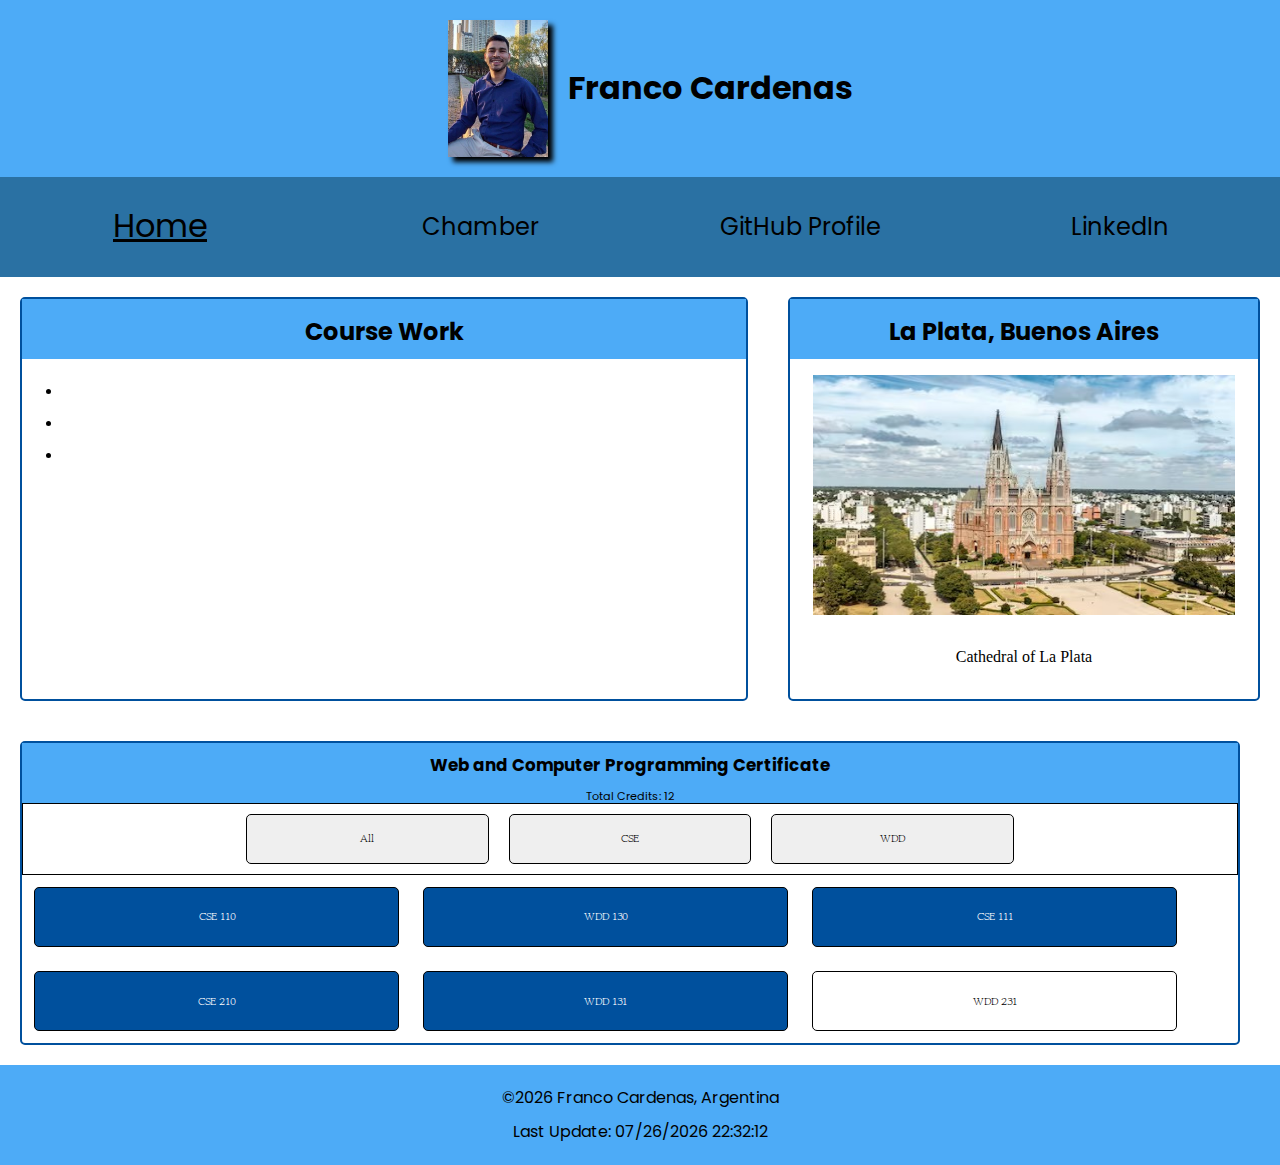
<file: index.html>
<!DOCTYPE html>
<html lang="en">

<head>
    <meta charset="UTF-8">
    <meta name="viewport" content="width=device-width, initial-scale=1.0">
    <title>Course Home Page</title>
    <meta name="description" content="this is the home page for the course website">
    <meta name="author" content="Franco Cardenas">

    <meta property="og:title" content="Personal Course Home Page">
    <meta property="og:type" content="website">
    <meta property="og:image" content="./images/catedral_laplata.jpg">
    <meta property="og:url" content="https://franncardenas.github.io/wdd231/">

    <meta name="twitter:title" content="Personal Course Home Page">
    <meta name="twitter:description" content="Student portal for completed and in progress courses">
    <meta name="twitter:image" content="./images/catedral_laplata.jpg">
    <meta name="twitter:card" content="summary_large_image">

    <link rel="icon" href="./images/football_ball.ico">
    <link rel="stylesheet" href="./styles/normalize.css">
    <link rel="stylesheet" href="./styles/main-style.css">
    <script type="module" src="./scripts/courseHomePage.js"></script>
</head>

<body>
    <header>
        <div id="headshot">
            <img src="./images/profile.jpg" alt="home page account profile image">
            <h1>Franco Cardenas</h1>
        </div>
        <button class="wayfinder">&#9776;</button>
        <nav class="header-nav">
            <a class="home-link active" href="./index.html">Home</a>
            <a class="chamber-link" href="./chamber/index.html">Chamber</a>
            <a class="github-link" href="https://github.com/franncardenas">GitHub Profile</a>
            <a class="linkedin-link" href="https://www.linkedin.com/in/franco-cardenas/">LinkedIn</a>
        </nav>
    </header>
    <main>
        <section id="course-work" class="home-page-section">
            <div class="section-title">
                <h2>Course Work</h2>
            </div>
            <ul>
                <li></li>
                <li></li>
                <li></li>
            </ul>
        </section>
        <section id="location" class="home-page-section">
            <div class="section-title">
                <h2>La Plata, Buenos Aires</h2>
            </div>
            <img src="./images/catedral_laplata.jpg" alt="image from the location" width="160" height="240">
            <p>Cathedral of La Plata</p>
        </section>
        <section id="education-plan" class="home-page-section">
            <div class="section-title">
                <h2>Web and Computer Programming Certificate</h2>
                <p id="total-credits">Total Credits: </p>
            </div>
            <div id="course-categories">
                <button>All</button>
                <button>CSE</button>
                <button>WDD</button>
            </div>
            <div id="course-tabs">
                <button class="done">CSE 110</button>
                <button class="done">WDD 130</button>
                <button class="done">CSE 111</button>
                <button class="done">CSE 210</button>
                <button class="done">WDD 131</button>
                <button>WDD 231</button>
            </div>
        </section>
        <dialog id="course-details"></dialog>
    </main>
    <footer>
        <p>&copy;<span id="currentyear"></span> Franco Cardenas, Argentina</p>
        <p id="lastModified"></p>
    </footer>
</body>

</html>
</file>
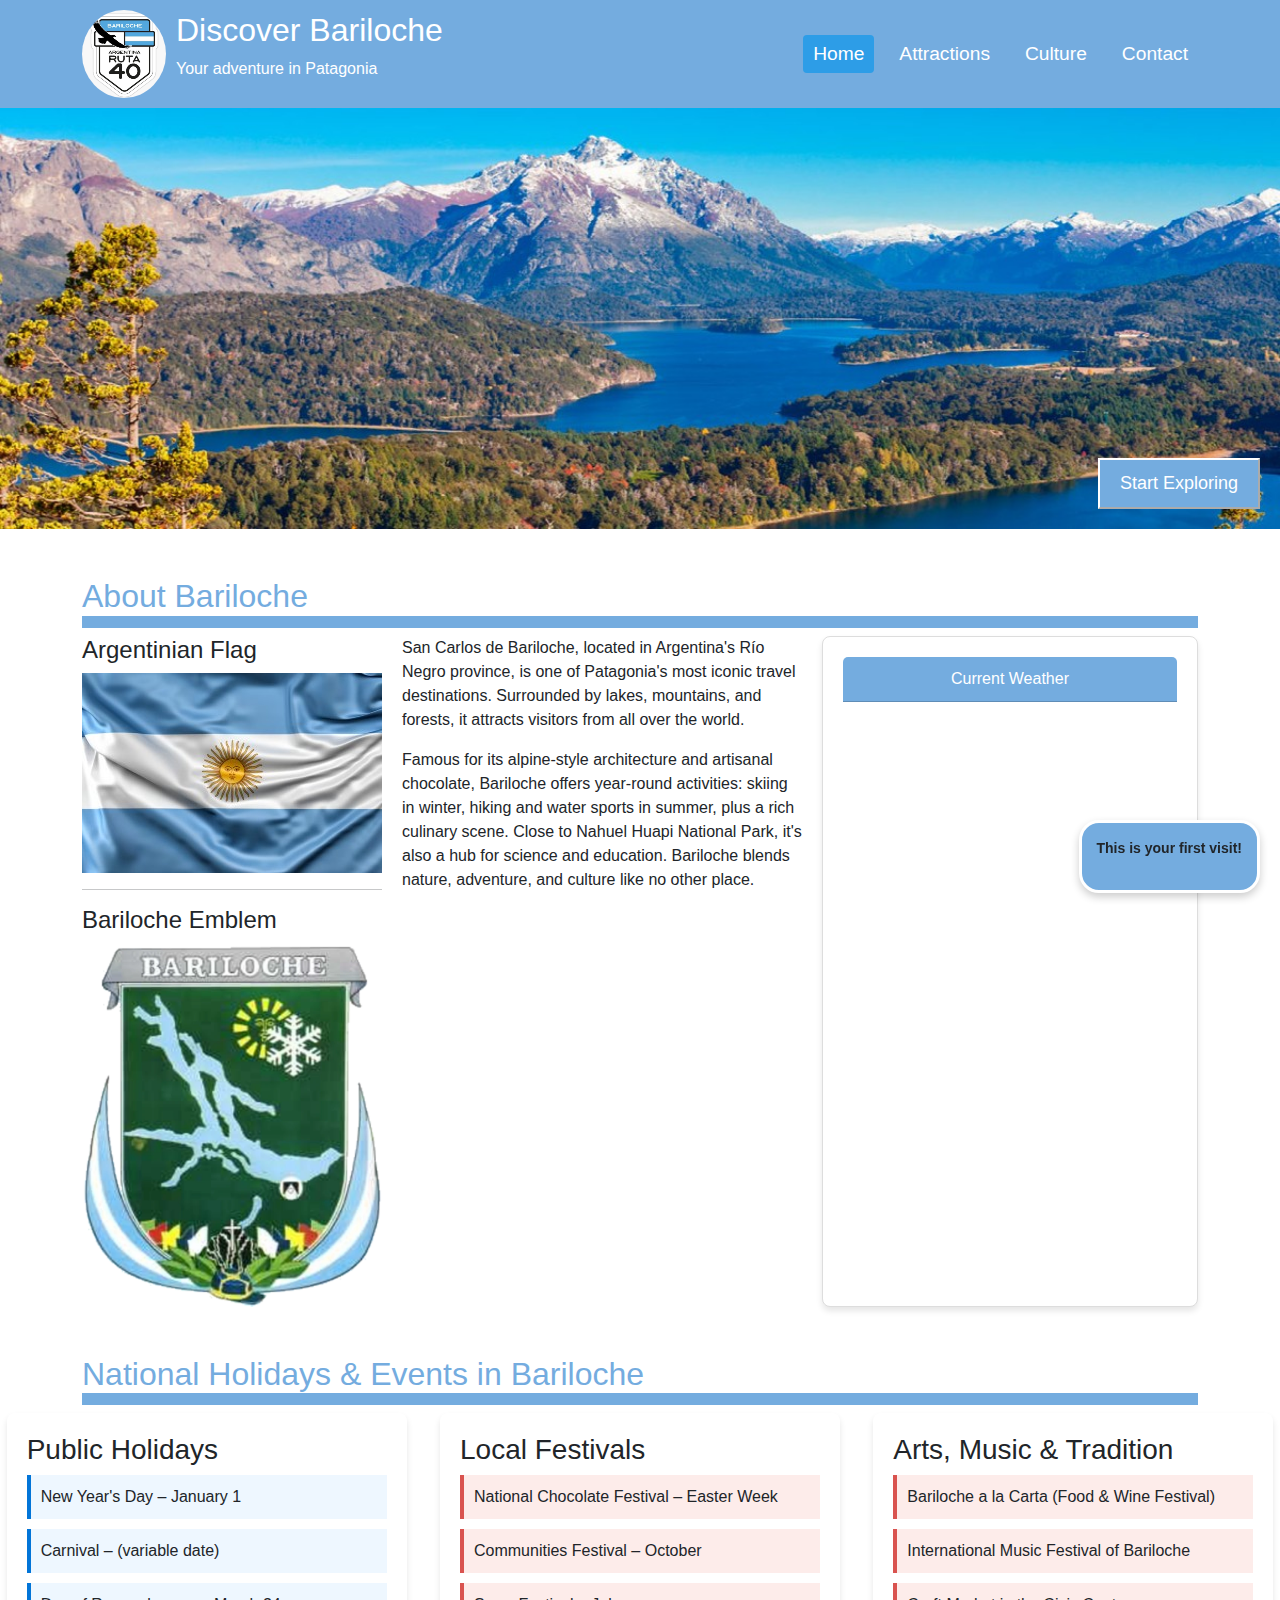
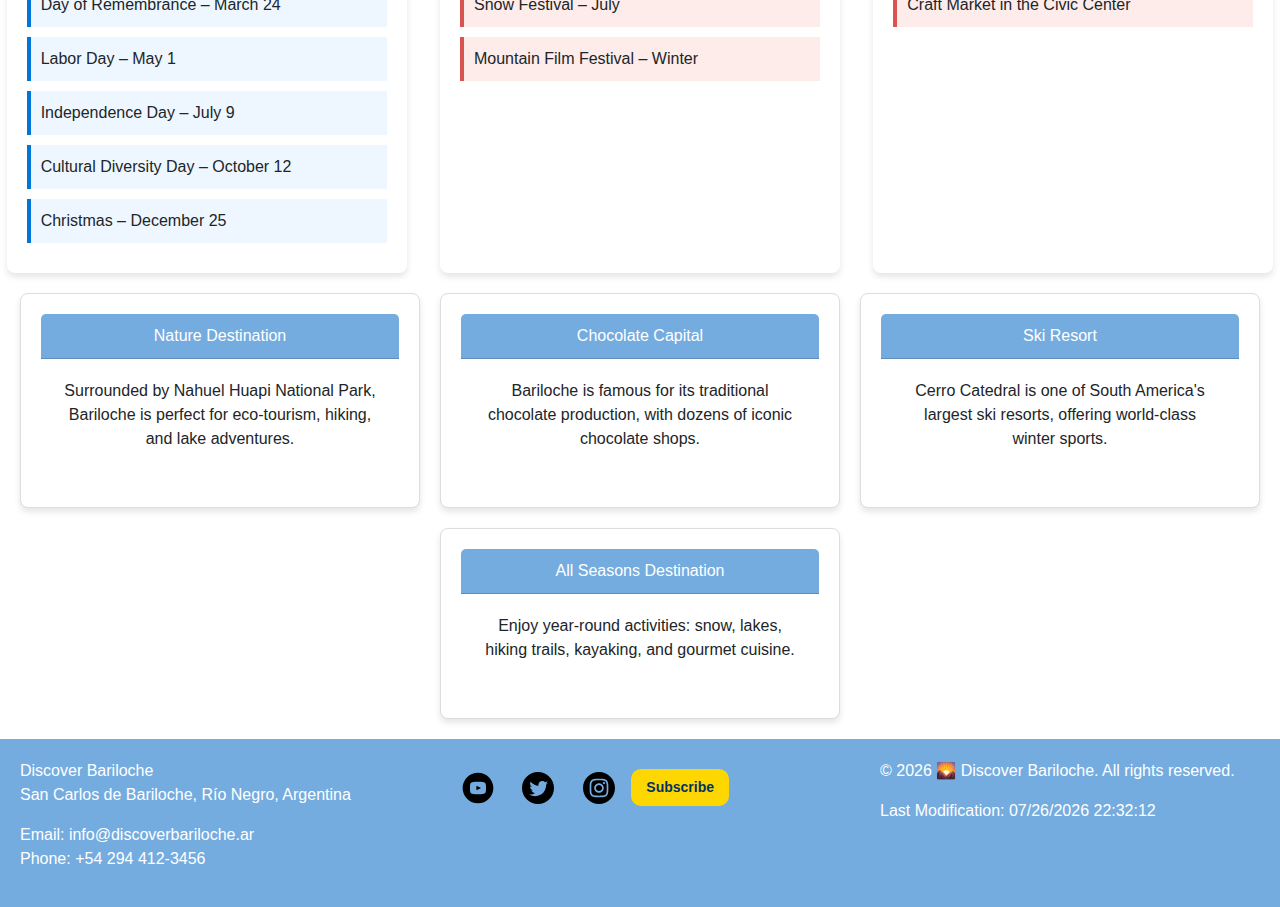
<file: turismbariloche/index.html>
<!DOCTYPE html>
<html lang="en">

<head>
    <!-- Standard metadata -->
    <meta charset="UTF-8">
    <meta name="viewport" content="width=device-width, initial-scale=1.0">
    <title>Home: Discover Bariloche</title>
    <meta name="description"
        content="Explore the natural beauty, culture, history, and traditions of Bariloche, Argentina.">
    <meta name="author" content="Franco Cardenas">

    <!-- Favicon -->
    <link rel="icon" href="/favicon.ico" type="image/x-icon">

    <!-- Open Graph meta tags for social media -->
    <meta property="og:title" content="Discover Bariloche">
    <meta property="og:type" content="website">
    <meta property="og:image" content="images/bariloche-preview.webp">
    <meta property="og:url" content="https://franncardenas.github.io/wdd231/">
    <meta property="og:description"
        content="Experience the best of San Carlos de Bariloche: nature, activities, and more.">

    <!-- Twitter card -->
    <meta name="twitter:card" content="summary_large_image">
    <meta name="twitter:title" content="Home: Discover Bariloche">
    <meta name="twitter:description" content="Explore the nature, culture, and flavors of Bariloche.">
    <meta name="twitter:image" content="images/bariloche-preview.webp">
    <link href="https://cdnjs.cloudflare.com/ajax/libs/bootstrap/5.3.0/css/bootstrap.min.css" rel="stylesheet">
    <link rel="stylesheet" href="styles/styles.css">
    <script defer src="scripts/visitor-tracker.js"></script>
</head>

<body>
    <header>
        <div class="container header-container">
            <div class="logo">
                <img class="circle" src="images/bariloche-logo.png" alt="Discover Bariloche Logo">
                <div>
                    <h2>Discover Bariloche</h2>
                    <p>Your adventure in Patagonia</p>
                </div>
            </div>
            <nav id="main-menu" class="menu">
                <a class="active" href="index.html">Home</a>
                <a href="attractions.html">Attractions</a>
                <a href="culture.html">Culture</a>
                <a href="contact.html">Contact</a>
            </nav>
            <button id="menu-toggle" class="hamburger">☰</button>
        </div>
    </header>

    <div class="hero">
        <img src="images/bariloche-hero.jpg" alt="Bariloche Landscape">
        <button class="cta-button">Start Exploring</button>
    </div>

    <section class="py-5" id="explore">
        <div class="container">
            <h2 class="disconj">About Bariloche</h2>
            <div class="bar-container">
                <div class="bar-card-1">
                    <h4>Argentinian Flag</h4>
                    <img class="imgs" src="images/bandera-argentina.jpg" alt="Argentinian Flag" loading="lazy">
                    <hr>
                    <h4>Bariloche Emblem</h4>
                    <img class="imgs" src="images/escudo-bariloche.webp" alt="Bariloche Emblem" loading="lazy">
                </div>
                <div class="bar-card-1">
                    <p>San Carlos de Bariloche, located in Argentina's Río Negro province, is one of Patagonia's most
                        iconic travel destinations. Surrounded by lakes, mountains, and forests, it attracts visitors
                        from all over the world.</p>
                    <p>Famous for its alpine-style architecture and artisanal chocolate, Bariloche offers year-round
                        activities: skiing in winter, hiking and water sports in summer, plus a rich culinary scene.
                        Close to Nahuel Huapi National Park, it's also a hub for science and education. Bariloche blends
                        nature, adventure, and culture like no other place.</p>
                </div>
                <div class="card">
                    <div class="card-header">Current Weather</div>
                    <div class="card-body weather" id="weather9ja"></div>
                </div>
            </div>
        </div>
    </section>

    <section class="container">
        <h2 class="disconj">National Holidays & Events in Bariloche</h2>
    </section>
    <div class="bar-container">
        <div class="bar-card">
            <h3>Public Holidays</h3>
            <div class="holiday">New Year's Day – January 1</div>
            <div class="holiday">Carnival – (variable date)</div>
            <div class="holiday">Day of Remembrance – March 24</div>
            <div class="holiday">Labor Day – May 1</div>
            <div class="holiday">Independence Day – July 9</div>
            <div class="holiday">Cultural Diversity Day – October 12</div>
            <div class="holiday">Christmas – December 25</div>
        </div>
        <div class="bar-card">
            <h3>Local Festivals</h3>
            <div class="festival">National Chocolate Festival – Easter Week</div>
            <div class="festival">Communities Festival – October</div>
            <div class="festival">Snow Festival – July</div>
            <div class="festival">Mountain Film Festival – Winter</div>
        </div>
        <div class="bar-card">
            <h3>Arts, Music & Tradition</h3>
            <div class="festival">Bariloche a la Carta (Food & Wine Festival)</div>
            <div class="festival">International Music Festival of Bariloche</div>
            <div class="festival">Craft Market in the Civic Center</div>
        </div>
    </div>

    <div class="home-content">
        <div class="content-grid grid">
            <div class="card events">
                <div class="card-header">Nature Destination</div>
                <div class="card-body events">
                    <p>Surrounded by Nahuel Huapi National Park, Bariloche is perfect for eco-tourism, hiking, and lake
                        adventures.</p>
                </div>
            </div>
            <div class="card">
                <div class="card-header">Chocolate Capital</div>
                <div class="card-body weather">
                    <p>Bariloche is famous for its traditional chocolate production, with dozens of iconic chocolate
                        shops.</p>
                </div>
            </div>
            <div class="card events">
                <div class="card-header">Ski Resort</div>
                <div class="card-body events">
                    <p>Cerro Catedral is one of South America's largest ski resorts, offering world-class winter sports.
                    </p>
                </div>
            </div>
            <div class="card">
                <div class="card-header">All Seasons Destination</div>
                <div class="card-body weather">
                    <p>Enjoy year-round activities: snow, lakes, hiking trails, kayaking, and gourmet cuisine.</p>
                </div>
            </div>
        </div>
    </div>

    <aside class="visitor-message">
        <p id="lastVisit">Checking your last visit...</p>
    </aside>

    <!-- Subscription Modal -->
    <div id="subscribeModal" class="modal" style="display: none;">
        <div class="modal-content">
            <span class="close-btn" onclick="closeModal()">&times;</span>
            <h2>Subscribe to Our Newsletter</h2>
            <p>Leave your email to receive Bariloche updates.</p>
            <input type="email" id="emailInput" placeholder="Enter your email" required>
            <button class="submit-btn">Subscribe</button>
        </div>
    </div>

    <!-- Footer -->
    <footer>
        <div class="footer-content content-gridfooter">
            <div class="cardfooter footer-info">
                <p>Discover Bariloche<br>San Carlos de Bariloche, Río Negro, Argentina</p>
                <p>Email: info@discoverbariloche.ar<br>Phone: +54 294 412-3456</p>
            </div>
            <div class="social-links">
                <a href="#" target="_blank" rel="noopener noreferrer" aria-label="Youtube Icon">
                    <img src="images/youtube-with-circle.svg" alt="Youtube Icon" width="36" height="32">
                </a>
                <a href="#" target="_blank" rel="noopener noreferrer" aria-label="Twitter Icon">
                    <img src="images/twitter-logo.svg" alt="Twitter Icon" width="36" height="32">
                </a>
                <a href="#" target="_blank" rel="noopener noreferrer" aria-label="Instagram Icon">
                    <img src="images/instagram-logo.svg" alt="Instagram Icon" width="36" height="32">
                </a>
                <button class="subscribe-btn" onclick="openModal()">Subscribe</button>
            </div>

            <div class="cardfooter">
                <p><span id="currentYear"></span> 🌄 Discover Bariloche. All rights reserved.</p>
                <p class="smaller" id="lastModified">Last Modified: 04/14/2025 12:00:00</p>
            </div>
        </div>
    </footer>

    <script src="scripts/weather.js"></script>
    <script src="scripts/discover.js"></script>
</body>

</html>
</file>
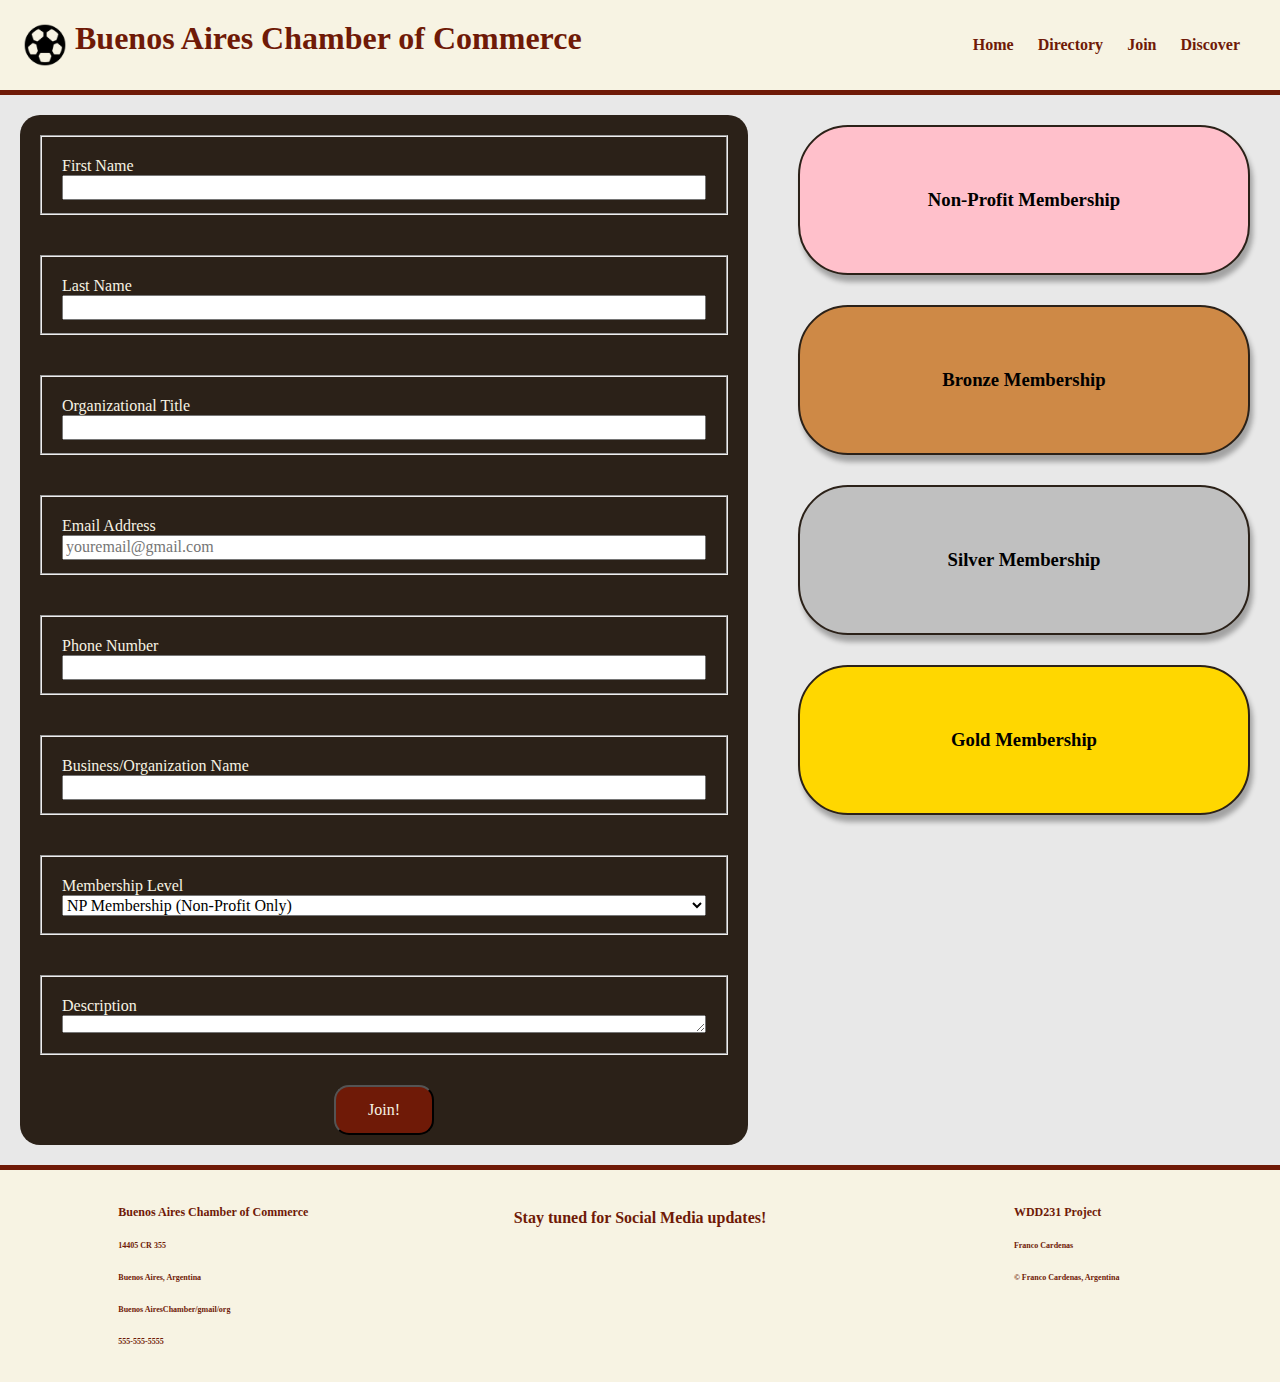
<file: chamber/join.html>
<!DOCTYPE html>
<html lang="en">

<head>
    <meta charset="UTF-8">
    <meta name="viewport" content="width=device-width, initial-scale=1.0">
    <title>Buenos Aires Chamber of Commerce Home Page</title>

    <meta name="description" content="this is the home page for the course website">
    <meta name="author" content="Franco Cardenas">

    <meta property="og:title" content="Buenos Aires Chamber of Commerce Home Page">
    <meta property="og:type" content="website">
    <meta property="og:image" content="./images/catedral_laplata.jpg">
    <meta property="og:url" content="https://franncardenas.github.io/wdd231/">

    <meta name="twitter:title" content="Buenos Aires Chamber of Commerce Home Page">
    <meta name="twitter:description" content="Main Page for Buenos Aires Chamber of Commerce">
    <meta name="twitter:image" content="./images/catedral_laplata.jpg">
    <meta name="twitter:card" content="summary_large_image">

    <link rel="icon" href="./images/football_ball.ico">

    <link rel="stylesheet" href="../styles/normalize.css">
    <link rel="stylesheet" href="./styles/mainStyle.css">
    <link rel="stylesheet" href="./styles/form.css">

    <script type="module" src="./scripts/form.js"></script>
</head>

<body>
    <header>
        <div class="header-info">
            <img src="./images/football_ball.ico" alt="Buenos Aires Chamber of Commerce logo">
            <div class="header-title">
                <h1>Buenos Aires Chamber of Commerce</h1>
            </div>
        </div>
        <div class="header-nav">
            <nav>
                <a href="./index.html">Home</a>
                <a href="./directory.html">Directory</a>
                <a href="./join.html">Join</a>
                <a href="./discover.html">Discover</a>
            </nav>
        </div>
    </header>
    <main>
        <section id="form-section">
            <form id="membership-form" action="./thankyou.html" method="get">
                <fieldset>
                    <label for="first-name">First Name</label>
                    <input type="text" id="first-name" autocomplete="given-name" required name="first-name"
                        title="Please enter your first name.">
                </fieldset>

                <fieldset>
                    <label for="last-name">Last Name</label>
                    <input type="text" id="last-name" autocomplete="family-name" required name="last-name"
                        title="Please enter your last name.">
                </fieldset>

                <fieldset>
                    <label for="organizational-title">Organizational Title</label>
                    <input type="text" id="organizational-title" required name="organizational-title"
                        pattern="[A-Za-z\s-]{7,}" title="Please enter your title in your organization."
                        autocomplete="organization-title">
                </fieldset>

                <fieldset>
                    <label for="email-address">Email Address</label>
                    <input type="email" id="email-address" required name="email-address"
                        title="Please enter a valid email." autocomplete="email" placeholder="youremail@gmail.com">
                </fieldset>

                <fieldset>
                    <label for="phone-number">Phone Number</label>
                    <input type="tel" id="phone-number" required name="phone-number"
                        title="Please enter your phone number." autocomplete="tel">
                </fieldset>

                <fieldset>
                    <label for="business-name">Business/Organization Name</label>
                    <input type="text" id="business-name" required name="business-name"
                        title="Please enter the name of your business." autocomplete="organization">
                </fieldset>

                <fieldset>
                    <label for="membership-level">Membership Level</label>
                    <select name="membership-level" id="membership-level">
                        <option value="non-profit">NP Membership (Non-Profit Only)</option>
                        <option value="bronze">Bronze Membership</option>
                        <option value="silver">Silver Membership</option>
                        <option value="gold">Gold Membership</option>
                    </select>
                </fieldset>

                <fieldset>
                    <label for="business-description">Description</label>
                    <textarea id="business-description" name="business-description"
                        title="Enter a description about your business."></textarea>
                </fieldset>

                <input id="timestamp" type="hidden" name="timestamp">

                <button type="submit">Join!</button>
            </form>
        </section>
        <section id="card-section">
            <div class="membership-card" id="np-membership">
                <h3>Non-Profit Membership</h3>
            </div>
            <div class="membership-card" id="bronze-membership">
                <h3>Bronze Membership</h3>
            </div>
            <div class="membership-card" id="silver-membership">
                <h3>Silver Membership</h3>
            </div>
            <div class="membership-card" id="gold-membership">
                <h3>Gold Membership</h3>
            </div>
        </section>
    </main>
    <div id="np-modal" class="modal">
        <div class="modal-content">
            <span class="close" data-close="np-modal">&times;</span>
            <h2>Non-Profit Membership</h2>
            <p>This membership is free for non-profit organizations and includes access to our resources and networking
                events.</p>
        </div>
    </div>
    <div id="bronze-modal" class="modal">
        <div class="modal-content">
            <span class="close" data-close="bronze-modal">&times;</span>
            <h2>Bronze Membership</h2>
            <p>The Bronze Membership costs $100 annually and includes access to networking events and basic support.</p>
        </div>
    </div>
    <div id="silver-modal" class="modal">
        <div class="modal-content">
            <span class="close" data-close="silver-modal">&times;</span>
            <h2>Silver Membership</h2>
            <p>The Silver Membership costs $250 annually and includes additional marketing opportunities and priority
                event access.</p>
        </div>
    </div>
    <div id="gold-modal" class="modal">
        <div class="modal-content">
            <span class="close" data-close="gold-modal">&times;</span>
            <h2>Gold Membership</h2>
            <p>The Gold Membership costs $500 annually and provides VIP access to all events and one-on-one business
                consulting services.</p>
        </div>
    </div>
    <footer>
        <div class="chamber-info">
            <h2>Buenos Aires Chamber of Commerce</h2>
            <p>14405 CR 355</p>
            <p>Buenos Aires, Argentina</p>
            <p>Buenos AiresChamber/gmail/org</p>
            <p>555-555-5555</p>
        </div>
        <div class="socials">
            <p>Stay tuned for Social Media updates!</p>
        </div>
        <div class="personal-info">
            <h2>WDD231 Project</h2>
            <p>Franco Cardenas</p>
            <p>&copy;<span id="currentyear"></span> Franco Cardenas, Argentina</p>
            <p id="lastModified"></p>
        </div>
    </footer>
</body>

</html>
</file>
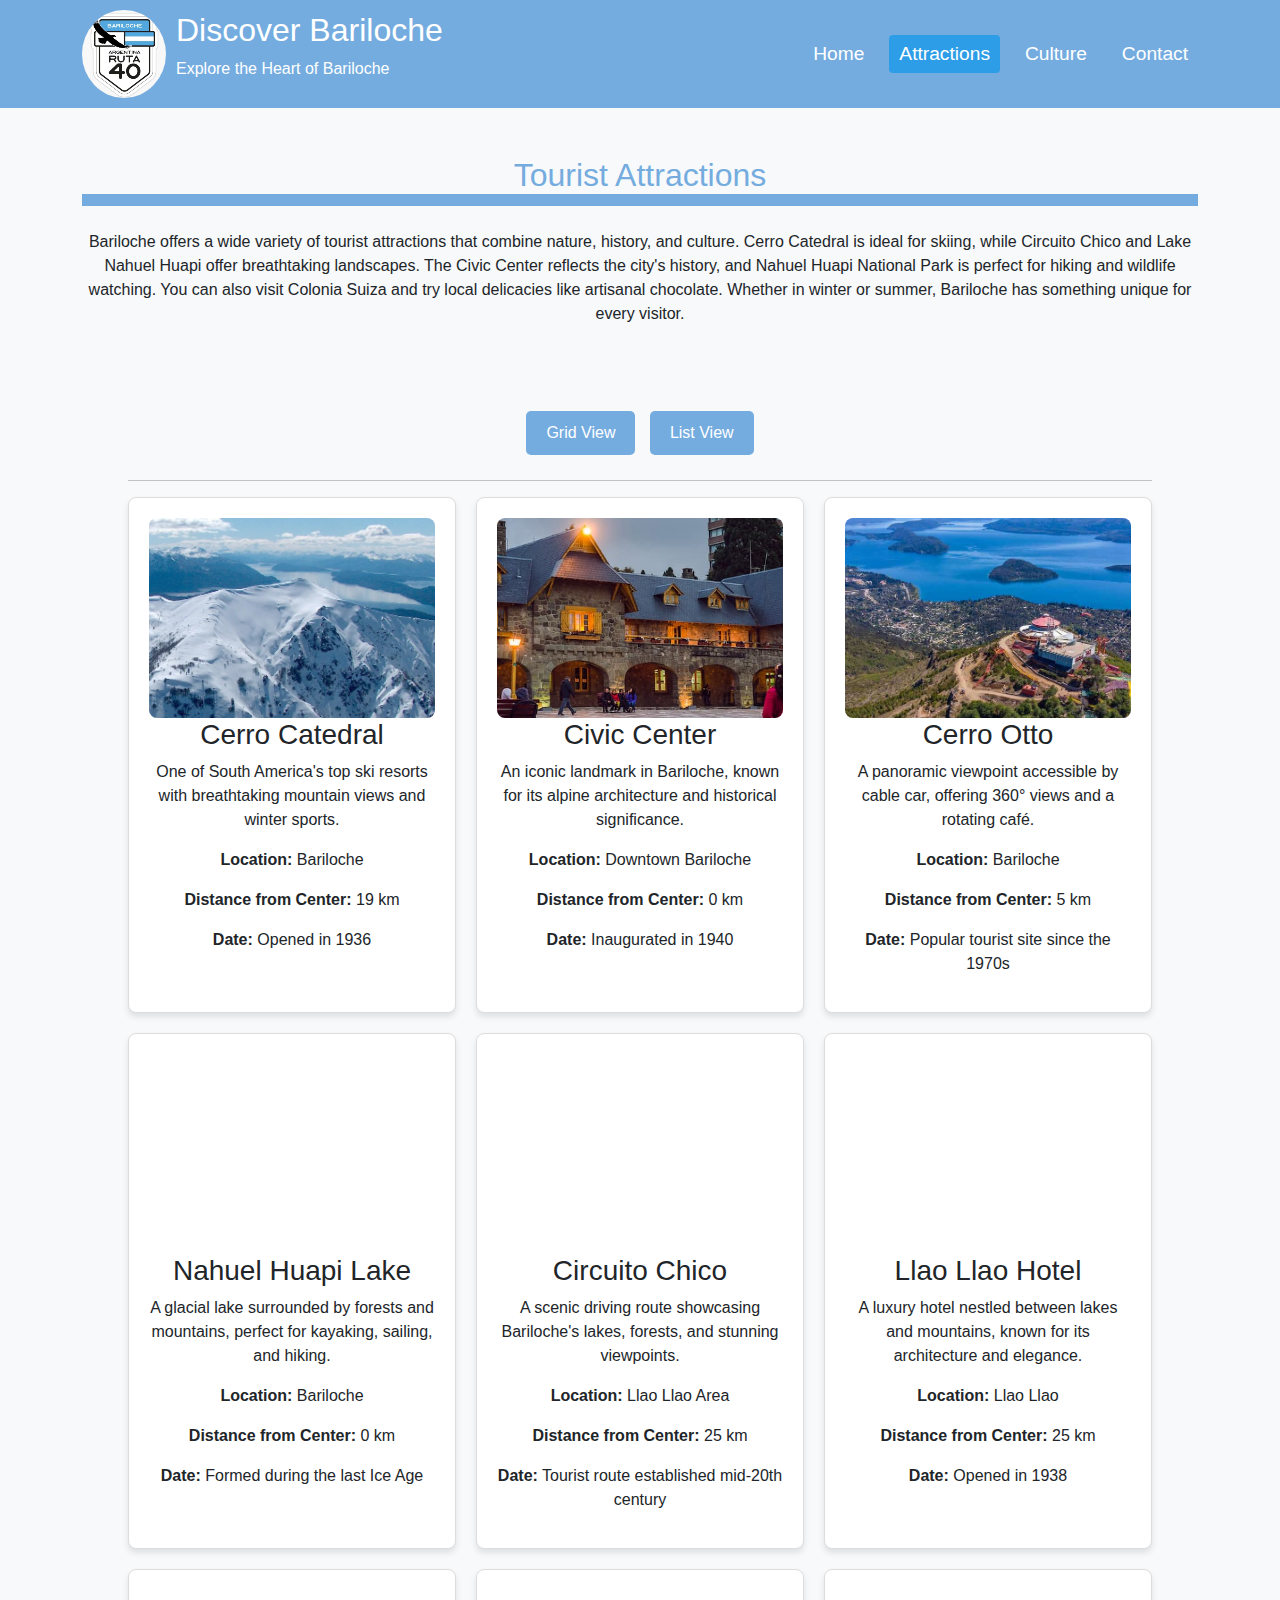
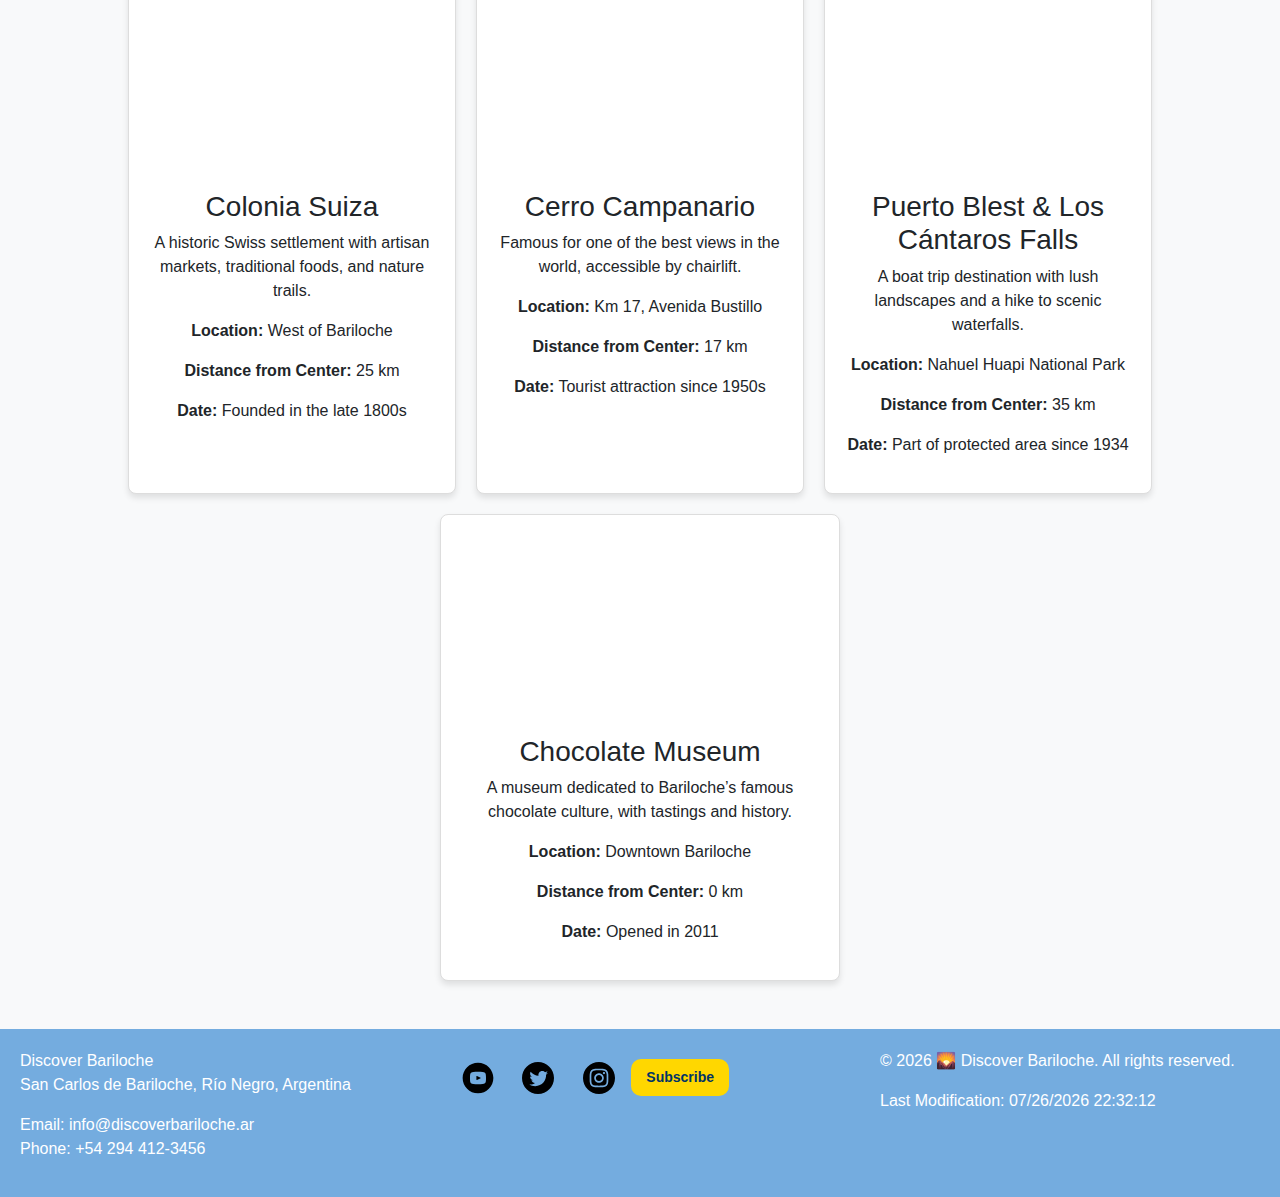
<file: turismbariloche/attractions.html>
<!DOCTYPE html>
<html lang="en">

<head>
    <!-- Standard Meta Tags -->
    <meta charset="UTF-8">
    <meta name="viewport" content="width=device-width, initial-scale=1.0">
    <title>Attractions: Discover Bariloche</title>
    <meta name="description" content="Explore Bariloche's rich culture, history, landscapes, and traditions.">
    <meta name="author" content="Franco Cardenas">

    <!-- Favicon -->
    <link rel="icon" href="/favicon.ico" type="image/x-icon">

    <!-- Open Graph (OG) Meta Tags for Social Media -->
    <meta property="og:title" content="Discover Bariloche">
    <meta property="og:type" content="website">
    <meta property="og:image" content="images/bariloche-preview.webp">
    <meta property="og:url" content="https://franncardenas.github.io/wdd231/">
    <meta property="og:description"
        content="Discover top cultural sites, historical landmarks, and tourist attractions in Bariloche.">

    <!-- Twitter Card for Better Social Sharing -->
    <meta name="twitter:card" content="summary_large_image">
    <meta name="twitter:title" content="Home: Discover Bariloche">
    <meta name="twitter:description" content="Explore Bariloche's beauty, culture, and history.">
    <meta name="twitter:image" content="images/bariloche-preview.webp">
    <link href="https://cdnjs.cloudflare.com/ajax/libs/bootstrap/5.3.0/css/bootstrap.min.css" rel="stylesheet">
    <link rel="stylesheet" href="styles/styles.css">


</head>

<body>
    <header>
        <div class="container header-container">
            <div class="logo">
                <img class="circle" src="images/bariloche-logo.png" alt="Discover Bariloche Logo">
                <div>
                    <h2>Discover Bariloche</h2>
                    <p>Explore the Heart of Bariloche</p>
                </div>
            </div>

            <nav id="main-menu" class="menu ">
                <a href="index.html">Home</a>
                <a class="active" href="attractions.html">Attractions</a>
                <a href="culture.html" title="Culture">Culture</a>
                <a href="contact.html" title="Contact">Contact</a>
            </nav>


            <button id="menu-toggle" class="hamburger">☰</button>
        </div>
    </header>
    <section class="section bg-light py-5">
        <div class="container">
            <h2 class="disconj text-center mb-4">Tourist Attractions</h2>
            <p class="text-center">Bariloche offers a wide variety of tourist attractions that combine nature, history,
                and culture. Cerro Catedral is ideal for skiing, while Circuito Chico and Lake Nahuel Huapi offer
                breathtaking landscapes. The Civic Center reflects the city's history, and Nahuel Huapi National Park is
                perfect for hiking and wildlife watching. You can also visit Colonia Suiza and try local delicacies like
                artisanal chocolate. Whether in winter or summer, Bariloche has something unique for every visitor.</p>
        </div>
        <div class="main-section">
            <div class="menu-byu">
                <button id="grid" data-view="grid">Grid View</button>
                <button id="list" data-view="list">List View</button>
            </div>
            <hr>
            <div class="grid" id="members-container">
            </div>
        </div>
    </section>


    <!-- Footer -->
    <footer>
        <div class="footer-content content-gridfooter">
            <div class="cardfooter footer-info">
                <p>Discover Bariloche<br>San Carlos de Bariloche, Río Negro, Argentina</p>
                <p>Email: info@discoverbariloche.ar<br>Phone: +54 294 412-3456</p>
            </div>
            <div class="social-links">
                <a href="#" target="_blank" rel="noopener noreferrer" aria-label="Youtube Icon">
                    <img src="images/youtube-with-circle.svg" alt="Youtube Icon" width="36" height="32">
                </a>
                <a href="#" target="_blank" rel="noopener noreferrer" aria-label="Twitter Icon">
                    <img src="images/twitter-logo.svg" alt="Twitter Icon" width="36" height="32">
                </a>
                <a href="#" target="_blank" rel="noopener noreferrer" aria-label="Instagram Icon">
                    <img src="images/instagram-logo.svg" alt="Instagram Icon" width="36" height="32">
                </a>
                <button class="subscribe-btn" onclick="openModal()">Subscribe</button>
            </div>

            <div class="cardfooter">
                <p><span id="currentYear"></span> 🌄 Discover Bariloche. All rights reserved.</p>
                <p class="smaller" id="lastModified">Last Modified: 04/14/2025 12:00:00</p>
            </div>
        </div>
    </footer>
    <script src="scripts/discover.js"></script>
    <script src="scripts/attractions.js"></script>
</body>

</html>
</file>
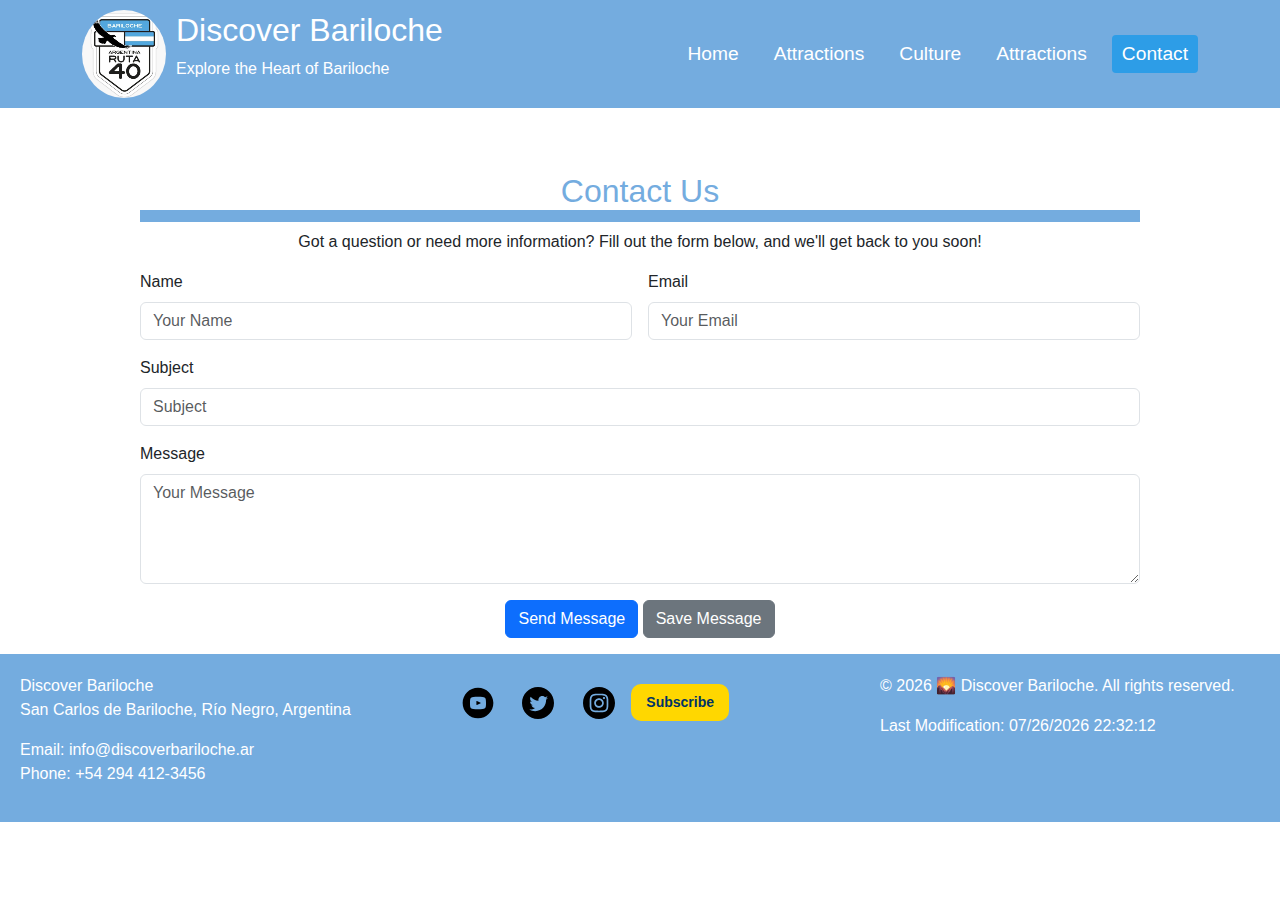
<file: turismbariloche/contact.html>
<!DOCTYPE html>
<html lang="en">

<head>
    <!-- Standard Meta Tags -->
    <meta charset="UTF-8">
    <meta name="viewport" content="width=device-width, initial-scale=1.0">
    <title>Contact: Discover Bariloche</title>
    <meta name="description" content="Explore Bariloche's rich culture, history, landscapes, and traditions.">
    <meta name="author" content="Franco Cardenas">

    <!-- Favicon -->
    <link rel="icon" href="/favicon.ico" type="image/x-icon">

    <!-- Open Graph (OG) Meta Tags for Social Media -->
    <meta property="og:title" content="Discover Bariloche">
    <meta property="og:type" content="website">
    <meta property="og:image" content="images/bariloche-preview.webp">
    <meta property="og:url" content="https://franncardenas.github.io/wdd231/">
    <meta property="og:description"
        content="Discover top cultural sites, historical landmarks, and tourist attractions in Bariloche.">

    <!-- Twitter Card for Better Social Sharing -->
    <meta name="twitter:card" content="summary_large_image">
    <meta name="twitter:title" content="Home: Discover Bariloche">
    <meta name="twitter:description" content="Explore Bariloche's beauty, culture, and history.">
    <meta name="twitter:image" content="images/bariloche-preview.webp">
    <link href="https://cdnjs.cloudflare.com/ajax/libs/bootstrap/5.3.0/css/bootstrap.min.css" rel="stylesheet">
    <link rel="stylesheet" href="styles/styles.css">

</head>

<body>
    <header>
        <div class="container header-container">
            <div class="logo">
                <img class="circle" src="images/bariloche-logo.png" alt="Discover Bariloche Logo">
                <div>
                    <h2>Discover Bariloche</h2>
                    <p>Explore the Heart of Bariloche</p>
                </div>
            </div>

            <nav id="main-menu" class="menu ">
                <a href="index.html">Home</a>
                <a href="attractions.html">Attractions</a>
                <a href="culture.html" title="Culture">Culture</a>
                <a href="attractions.html">Attractions</a>
                <a class="active" href="contact.html" title="Cuisine">Contact</a>
            </nav>

            <button id="menu-toggle" class="hamburger">☰</button>
        </div>
    </header>

    <!-- Contact Section -->
    <section class="main-section">
        <div class="container">
            <h2 class="disconj section-title text-center">Contact Us</h2>
            <p class="text-center">Got a question or need more information? Fill out the form below, and we'll get back
                to you soon!</p>
            <form id="contactForm" method="GET" action="thankyou.html" class="row g-3">

                <div class="col-md-6">
                    <label for="first" class="form-label">Name</label>
                    <input type="text" class="form-control" id="first" name="first" required placeholder="Your Name">
                </div>
                <div class="col-md-6">
                    <label for="email" class="form-label">Email</label>
                    <input type="email" class="form-control" id="email" name="email" required placeholder="Your Email">
                </div>
                <div class="col-md-12">
                    <label for="subject" class="form-label">Subject</label>
                    <input type="text" class="form-control" id="subject" name="subject" required placeholder="Subject">
                </div>
                <div class="col-md-12">
                    <label for="message" class="form-label">Message</label>
                    <textarea id="message" name="message" rows="4" class="form-control" required
                        placeholder="Your Message"></textarea>
                </div>
                <input type="hidden" name="hiddendate" id="timestamp">
                <div class="col-md-12 text-center">
                    <button type="submit" class="btn btn-primary">Send Message</button>
                    <button type="button" id="saveData" class="btn btn-secondary">Save Message</button>
                </div>
            </form>
            <div id="output" class="mt-3 text-center"></div>

        </div>
    </section>

    <!-- Footer -->
    <footer>
        <div class="footer-content content-gridfooter">
            <div class="cardfooter footer-info">
                <p>Discover Bariloche<br>San Carlos de Bariloche, Río Negro, Argentina</p>
                <p>Email: info@discoverbariloche.ar<br>Phone: +54 294 412-3456</p>
            </div>
            <div class="social-links">
                <a href="#" target="_blank" rel="noopener noreferrer" aria-label="Youtube Icon">
                    <img src="images/youtube-with-circle.svg" alt="Youtube Icon" width="36" height="32">
                </a>
                <a href="#" target="_blank" rel="noopener noreferrer" aria-label="Twitter Icon">
                    <img src="images/twitter-logo.svg" alt="Twitter Icon" width="36" height="32">
                </a>
                <a href="#" target="_blank" rel="noopener noreferrer" aria-label="Instagram Icon">
                    <img src="images/instagram-logo.svg" alt="Instagram Icon" width="36" height="32">
                </a>
                <button class="subscribe-btn" onclick="openModal()">Subscribe</button>
            </div>

            <div class="cardfooter">
                <p><span id="currentYear"></span> 🌄 Discover Bariloche. All rights reserved.</p>
                <p class="smaller" id="lastModified">Last Modified: 04/14/2025 12:00:00</p>
            </div>
        </div>
    </footer>
    <script src="https://cdnjs.cloudflare.com/ajax/libs/bootstrap/5.3.0/js/bootstrap.bundle.min.js"></script>
    <script src="scripts/discover.js"></script>

</body>

</html>
</file>
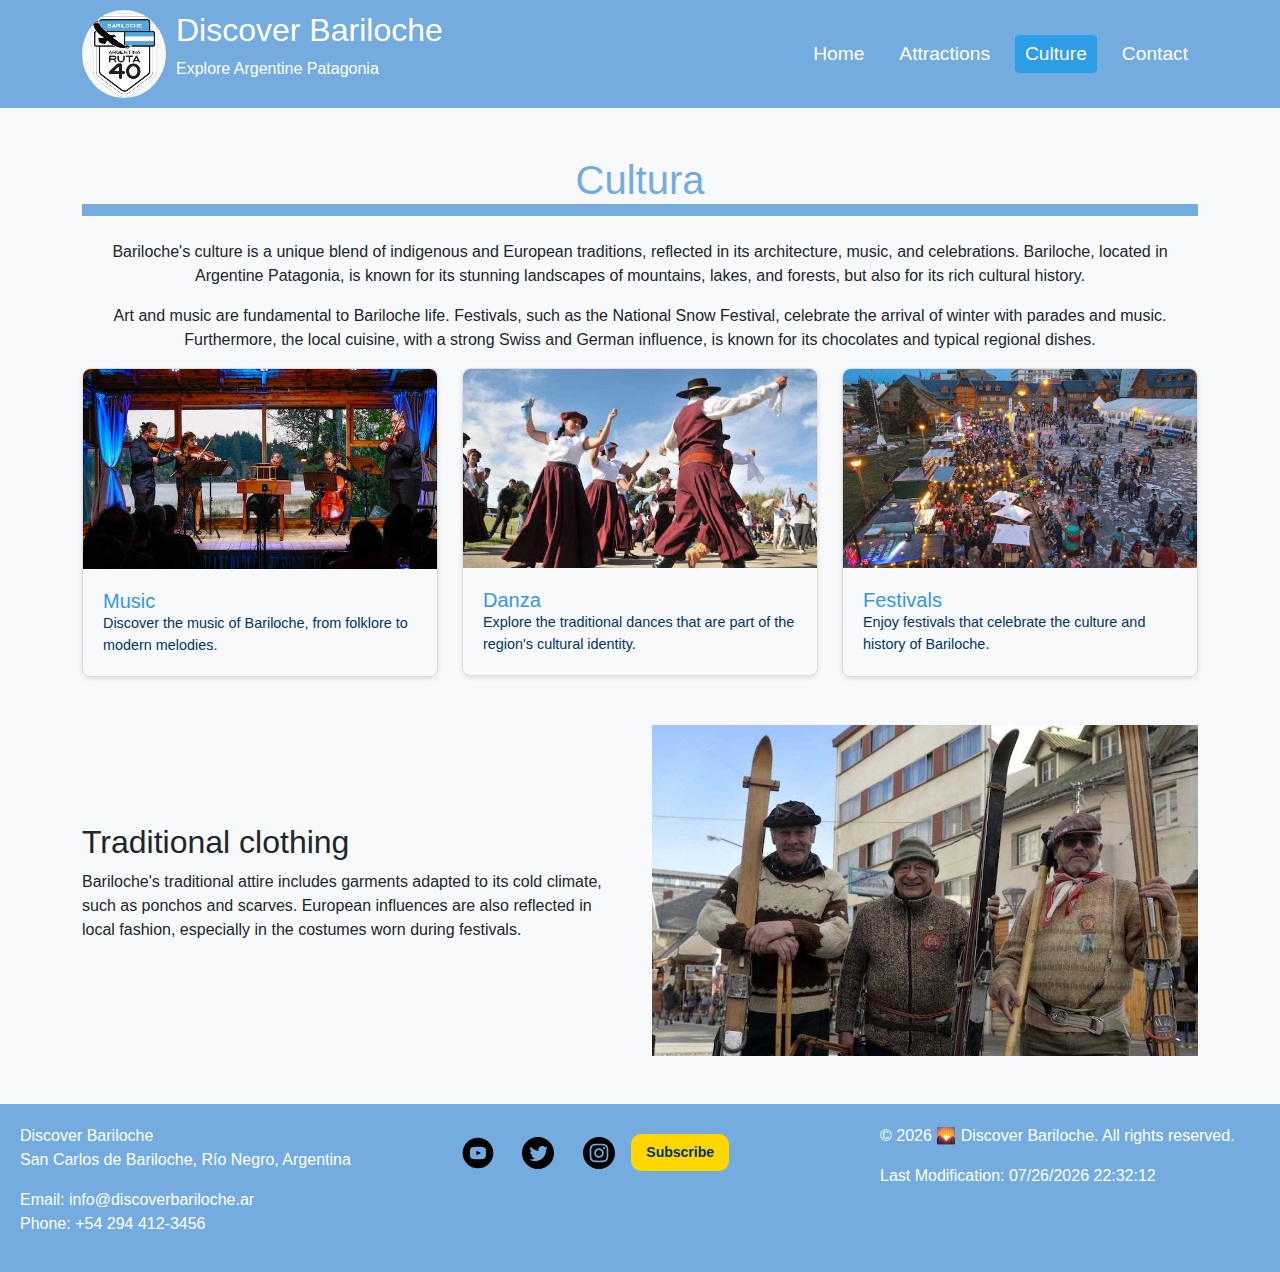
<file: turismbariloche/culture.html>
<!DOCTYPE html>
<html lang="en">

<head>
    <!-- Meta estándar -->
    <meta charset="UTF-8">
    <meta name="viewport" content="width=device-width, initial-scale=1.0">
    <title>Culture: Discover Bariloche</title>
    <meta name="description"
        content="Explore the natural beauty, history, and landscapes of Bariloche, in Argentine Patagonia.">
    <meta name="author" content="Franco Cardenas">

    <!-- Favicon -->
    <link rel="icon" href="/favicon.ico" type="image/x-icon">

    <!-- Open Graph (OG) Meta Tags para redes sociales -->
    <meta property="og:title" content="Discover Bariloche">
    <meta property="og:type" content="website">
    <meta property="og:image" content="images/bariloche-preview.webp">
    <meta property="og:url" content="https://franncardenas.github.io/wdd231/">
    <meta property="og:description"
        content="Explore the best tourist attractions, activities, and natural landscapes in Bariloche, Patagonia.">

    <!-- Twitter Card para una mejor compartición en redes sociales -->
    <meta name="twitter:card" content="summary_large_image">
    <meta name="twitter:title" content="Home: Discover Bariloche">
    <meta name="twitter:description" content="Discover the natural beauty of Bariloche and its tourist attractions.">
    <meta name="twitter:image" content="images/bariloche-preview.webp">
    <link href="https://cdnjs.cloudflare.com/ajax/libs/bootstrap/5.3.0/css/bootstrap.min.css" rel="stylesheet">
    <link rel="stylesheet" href="styles/styles.css">

</head>

<body>
    <header>
        <div class="container header-container">
            <div class="logo">
                <img class="circle" src="images/bariloche-logo.png" alt="Logo Discover Bariloche">
                <div>
                    <h2>Discover Bariloche</h2>
                    <p>Explore Argentine Patagonia</p>
                </div>
            </div>

            <nav id="main-menu" class="menu ">
                <a href="index.html">Home</a>
                <a href="attractions.html">Attractions</a>
                <a class="active" href="culture.html" title="Culture">Culture</a>
                <a href="contact.html" title="Contact">Contact</a>
            </nav>

            <button id="menu-toggle" class="hamburger">☰</button>
        </div>
    </header>

    <!-- Sección Cultura -->
    <section class="section bg-light py-5">
        <div class="container">
            <h1 class="disconj text-center mb-4">Cultura</h1>
            <p class="text-center">
                Bariloche's culture is a unique blend of indigenous and European traditions, reflected in its
                architecture, music, and celebrations. Bariloche, located in Argentine Patagonia, is known for its
                stunning landscapes of mountains, lakes, and forests, but also for its rich cultural history.
            </p>
            <p class="text-center">
                Art and music are fundamental to Bariloche life. Festivals, such as the National Snow Festival,
                celebrate the arrival of winter with parades and music. Furthermore, the local cuisine, with a strong
                Swiss and German influence, is known for its chocolates and typical regional dishes.
            </p>

            <div class="row">
                <div class="col-md-4">
                    <div class="cardj">
                        <img data-src="images/musica.jpg" src="images/musica.jpg" class="card-img-top"
                            alt="Music concert in Bariloche" loading="lazy">
                        <div class="card-body">
                            <h5 class="card-title">Music</h5>
                            <p class="card-text">Discover the music of Bariloche, from folklore to modern melodies.</p>
                        </div>
                    </div>
                </div>
                <div class="col-md-4">
                    <div class="cardj">
                        <img data-src="images/dance.jpg" src="images/dance.jpg" class="card-img-top"
                            alt="Danza tradicional en Bariloche" loading="lazy">
                        <div class="card-body">
                            <h5 class="card-title">Danza</h5>
                            <p class="card-text">Explore the traditional dances that are part of the region's cultural
                                identity.</p>
                        </div>
                    </div>
                </div>
                <div class="col-md-4">
                    <div class="cardj">
                        <img data-src="images/festival.jpg" src="images/festival.jpg" class="card-img-top"
                            alt="Festival in Bariloche" loading="lazy">
                        <div class="card-body">
                            <h5 class="card-title">Festivals</h5>
                            <p class="card-text">Enjoy festivals that celebrate the culture and history of Bariloche.
                            </p>
                        </div>
                    </div>
                </div>
            </div>

            <div class="row mt-5 align-items-center">
                <div class="col-md-6">
                    <h2>Traditional clothing</h2>
                    <p>Bariloche's traditional attire includes garments adapted to its cold climate, such as ponchos and
                        scarves. European influences are also reflected in local fashion, especially in the costumes
                        worn during festivals.</p>
                </div>
                <div class="col-md-6">
                    <img data-src="images/ropa.jpg" src="images/ropa.jpg" alt="Traditional clothing from Bariloche"
                        class="img-fluid" loading="lazy">
                </div>
            </div>
        </div>
    </section>

    <!-- Footer -->
    <footer>
        <div class="footer-content content-gridfooter">
            <div class="cardfooter footer-info">
                <p>Discover Bariloche<br>San Carlos de Bariloche, Río Negro, Argentina</p>
                <p>Email: info@discoverbariloche.ar<br>Phone: +54 294 412-3456</p>
            </div>
            <div class="social-links">
                <a href="#" target="_blank" rel="noopener noreferrer" aria-label="Youtube Icon">
                    <img src="images/youtube-with-circle.svg" alt="Youtube Icon" width="36" height="32">
                </a>
                <a href="#" target="_blank" rel="noopener noreferrer" aria-label="Twitter Icon">
                    <img src="images/twitter-logo.svg" alt="Twitter Icon" width="36" height="32">
                </a>
                <a href="#" target="_blank" rel="noopener noreferrer" aria-label="Instagram Icon">
                    <img src="images/instagram-logo.svg" alt="Instagram Icon" width="36" height="32">
                </a>
                <button class="subscribe-btn" onclick="openModal()">Subscribe</button>
            </div>

            <div class="cardfooter">
                <p><span id="currentYear"></span> 🌄 Discover Bariloche. All rights reserved.</p>
                <p class="smaller" id="lastModified">Last Modified: 04/14/2025 12:00:00</p>
            </div>
        </div>
    </footer>
    <script src="https://cdnjs.cloudflare.com/ajax/libs/bootstrap/5.3.0/js/bootstrap.bundle.min.js"></script>
    <script src="scripts/discover.js"></script>

</body>

</html>
</file>
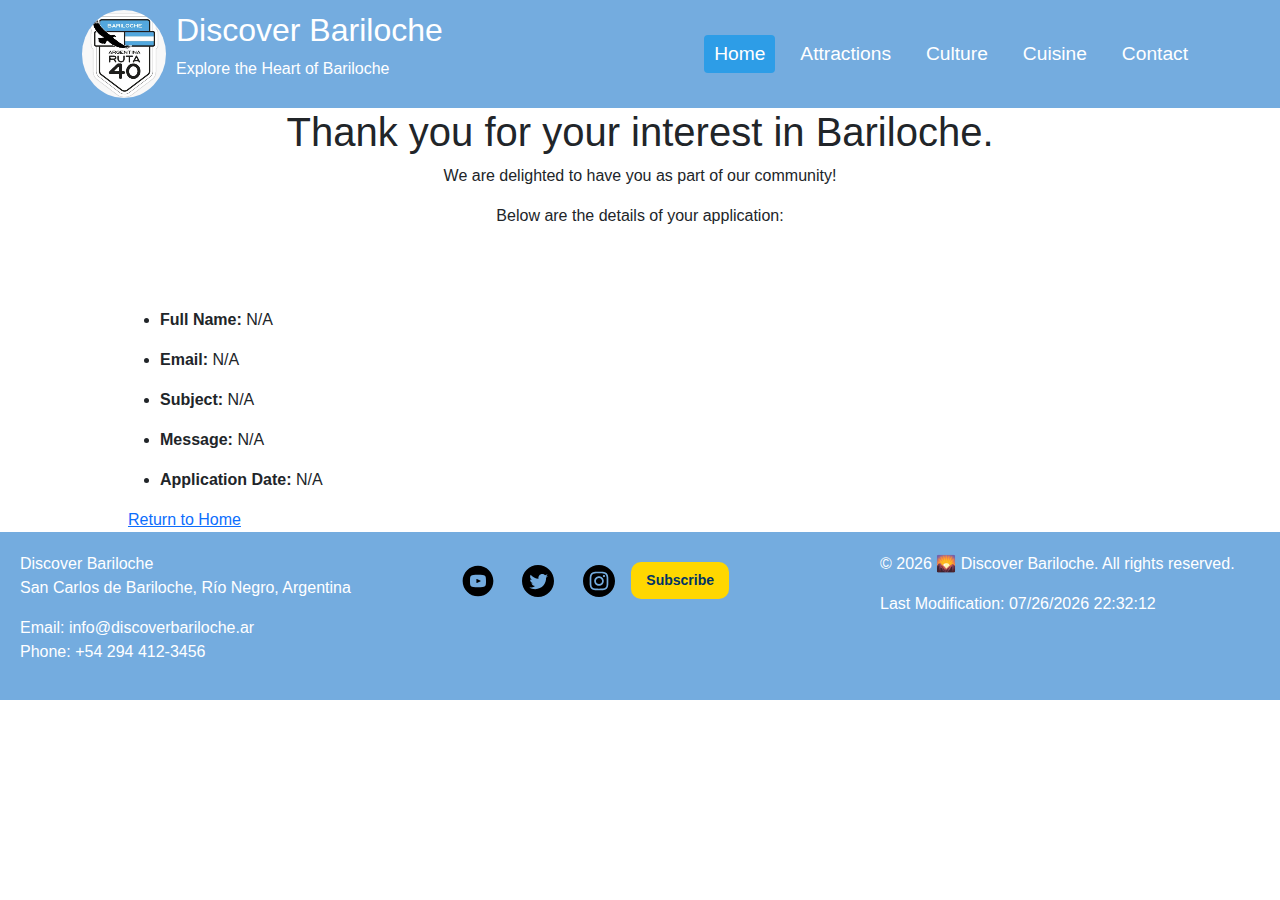
<file: turismbariloche/thankyou.html>
<!DOCTYPE html>
<html lang="en">

<head>
    <!-- Standard Meta Tags -->
    <meta charset="UTF-8">
    <meta name="viewport" content="width=device-width, initial-scale=1.0">
    <title>Thank You: Discover Bariloche</title>
    <meta name="description"
        content="Explore the natural beauty, culture, history, and traditions of Bariloche, Argentina.">
    <meta name="author" content="Franco Cardenas">

    <!-- Favicon -->
    <link rel="icon" href="/favicon.ico" type="image/x-icon">

    <!-- Open Graph (OG) Meta Tags for Social Media -->
    <meta property="og:title" content="Discover Bariloche">
    <meta property="og:type" content="website">
    <meta property="og:image" content="images/bariloche-preview.webp">
    <meta property="og:url" content="https://franncardenas.github.io/wdd231/">
    <meta property="og:description"
        content="Experience the best of San Carlos de Bariloche: nature, activities, and more.">

    <!-- Twitter Card for Better Social Sharing -->
    <meta name="twitter:card" content="summary_large_image">
    <meta name="twitter:title" content="Home: Discover Bariloche">
    <meta name="twitter:description" content="Explore Bariloche's beauty, culture, and history.">
    <meta name="twitter:image" content="images/bariloche-preview.webp">
    <link href="https://cdnjs.cloudflare.com/ajax/libs/bootstrap/5.3.0/css/bootstrap.min.css" rel="stylesheet">
    <link rel="stylesheet" href="styles/styles.css">

</head>

<body>
    <header>
        <div class="container header-container">
            <div class="logo">
                <img class="circle" src="images/bariloche-logo.png" alt="Discover Bariloche Logo">
                <div>
                    <h2>Discover Bariloche</h2>
                    <p>Explore the Heart of Bariloche</p>
                </div>
            </div>

            <nav id="main-menu" class="menu ">
                <a class="active" href="index.html">Home</a>
                <a href="attractions.html">Attractions</a>
                <a href="culture.html" title="Culture">Culture</a>
                <a href="cuisine.html" title="Cuisine">Cuisine</a>
                <a href="contact.html" title="Cuisine">Contact</a>
            </nav>


            <button id="menu-toggle" class="hamburger">☰</button>
        </div>
    </header>


    <div style="text-align: center;">

        <h1> Thank you for your interest in Bariloche.</h1>
        <p> We are delighted to have you as part of our community!</p>
        <p> Below are the details of your application:</p>
    </div>
    <main>
        <div class="main-section">

            <ul>
                <li>
                    <p><strong>Full Name:</strong> <span id="first-name"></span></p>
                </li>
                <li>
                    <p><strong>Email:</strong> <span id="email"></span></p>
                </li>
                <li>
                    <p><strong>Subject:</strong> <span id="subject"></span></p>
                </li>
                <li>
                    <p><strong>Message:</strong> <span id="message"></span></p>
                </li>
                <li>
                    <p><strong>Application Date:</strong> <span id="timestamp"></span></p>
                </li>
            </ul>
            <a href="index.html">Return to Home</a>
        </div>

    </main>

    <!-- Footer -->
    <footer>
        <div class="footer-content content-gridfooter">
            <div class="cardfooter footer-info">
                <p>Discover Bariloche<br>San Carlos de Bariloche, Río Negro, Argentina</p>
                <p>Email: info@discoverbariloche.ar<br>Phone: +54 294 412-3456</p>
            </div>
            <div class="social-links">
                <a href="#" target="_blank" rel="noopener noreferrer" aria-label="Youtube Icon">
                    <img src="images/youtube-with-circle.svg" alt="Youtube Icon" width="36" height="32">
                </a>
                <a href="#" target="_blank" rel="noopener noreferrer" aria-label="Twitter Icon">
                    <img src="images/twitter-logo.svg" alt="Twitter Icon" width="36" height="32">
                </a>
                <a href="#" target="_blank" rel="noopener noreferrer" aria-label="Instagram Icon">
                    <img src="images/instagram-logo.svg" alt="Instagram Icon" width="36" height="32">
                </a>
                <button class="subscribe-btn" onclick="openModal()">Subscribe</button>
            </div>

            <div class="cardfooter">
                <p><span id="currentYear"></span> 🌄 Discover Bariloche. All rights reserved.</p>
                <p class="smaller" id="lastModified">Last Modified: 04/14/2025 12:00:00</p>
            </div>
        </div>
    </footer>
    <script>
        // Parse URL parameters and display user input
        const params = new URLSearchParams(window.location.search);
        document.getElementById("first-name").innerText = params.get("first") || "N/A";
        document.getElementById("email").innerText = params.get("email") || "N/A";
        document.getElementById("subject").innerText = params.get("subject") || "N/A";
        document.getElementById("message").innerText = params.get("message") || "N/A";
        document.getElementById("timestamp").innerText = params.get("hiddendate") || "N/A";
    </script>
</body>
<script src="https://cdnjs.cloudflare.com/ajax/libs/bootstrap/5.3.0/js/bootstrap.bundle.min.js"></script>
<script src="scripts/discover.js"></script>

</body>

</html>
</file>
<file: styles/main-style.css>
@import url('https://fonts.googleapis.com/css2?family=Poppins:ital,wght@0,100;0,200;0,300;0,400;0,500;0,600;0,700;0,800;0,900;1,100;1,200;1,300;1,400;1,500;1,600;1,700;1,800;1,900&display=swap');
@import url('https://fonts.googleapis.com/css2?family=Gowun+Batang:wght@400;700&family=Poppins:ital,wght@0,100;0,200;0,300;0,400;0,500;0,600;0,700;0,800;0,900;1,100;1,200;1,300;1,400;1,500;1,600;1,700;1,800;1,900&display=swap');

:root {
    --main-color: #2a71a3;
    --secondary-color: #00509d;
    --accent-color: #4dabf7;
    --white: white;
    --black: black;

    --header-font: "Poppins";
    --paragraph-font: "Gowun Batang";
}

@keyframes fadeIn {
    from {
        opacity: 0;
        transform: translateY(-20px);
    }

    to {
        opacity: 1;
        transform: translateY(0);
    }
}

#headshot {
    display: flex;
    justify-content: center;
    align-items: center;
    background-color: var(--accent-color);
    color: var(--black);
    font-family: var(--header-font);
}

#headshot img {
    width: 100px;
    margin: 20px;
    box-shadow: 5px 5px 5px var(--black);
}

#headshot h1 {
    animation: fadeIn 1.5s ease-in-out;
}

.wayfinder {
    display: none;
}

.header-nav {
    display: flex;
    justify-content: space-around;
    height: 100px;
    background-color: var(--main-color);
    align-items: center;
    font-family: var(--header-font);
}

.header-nav a {
    text-decoration: none;
    font-size: 1.5em;
    width: 100%;
    text-align: center;
    color: var(--black);
}

.header-nav a:hover {
    font-weight: bolder;
}

.header-nav .active {
    text-decoration: underline;
    font-size: 2.0em;
}

main {
    display: grid;
    grid-template-columns: 3fr 2fr;
}

.home-page-section {
    border: 2px solid var(--secondary-color);
    border-radius: 5px;
    height: 400px;
    margin: 20px;
}

.section-title {
    background-color: var(--accent-color);
    height: 35px;
    align-content: start;
    padding-bottom: 25px;
    text-align: center;
    width: 100%;
    font-family: var(--header-font);
}

#course-work ul {
    line-height: 2;
}

#location {
    display: flex;
    flex-wrap: wrap;
    justify-content: space-around;
}

#location img {
    width: 90%;
}

#education-plan {
    width: 95%;
    grid-column: 1/3;
    height: auto;
    font-size: .7em;
}

button {
    border: 1px solid var(--black);
    border-radius: 5px;
    font-family: var(--paragraph-font);
}

#course-categories {
    display: flex;
    justify-content: center;
    border: 1px solid var(--black);
}

#course-categories button {
    width: 20%;
    height: 50px;
    margin: 10px;
}

#course-tabs {
    display: inline;
}

#course-tabs button {
    width: 30%;
    margin: 1%;
    height: 60px;
    background-color: var(--white);
}

#course-tabs .done {
    background-color: var(--secondary-color);
    color: var(--white);
}

dialog {
    border: 1px solid rgba(0, 0, 0, 0.1);
    border-radius: .25rem;
    padding: 1rem;
    background-color: #fff;
    box-shadow: 0 0 3rem #777;
    width: 90%;
    max-width: 600px;
}

::backdrop {
    background-color: rgba(0, 0, 0, 0.5);
}

dialog button {
    position: absolute;
    top: 23px;
    right: 23px;
    padding: .5rem 1rem;
    border: 1px solid rgba(0, 0, 0, 0.1);
}

footer {
    background-color: var(--accent-color);
    height: 100px;
    text-align: center;
    align-content: center;
    font-family: var(--header-font);
}

@media screen and (max-width:700px) {
    main {
        display: flex;
        flex-wrap: wrap;
    }

    .wayfinder {
        display: block;
        font-size: 2.5rem;
        background: none;
        border: none;
    }

    .header-nav {
        display: none;
    }

    .header-nav.show {
        display: flex;
    }

    #course-work {
        width: 100%;
    }

    #course-tabs {
        display: flex;
        flex-wrap: wrap;
    }

    #course-tabs button {
        width: 100%;
    }
}
</file>
<file: turismbariloche/styles/styles.css>
:root {
    --primaryColor: #74ACDF;
    /* Celeste argentino */
    --primaryColor-contrast: #FFFFFF;
    --backgroundColor: #FFFFFF;
    --backgroundColor-contrast: #003366;
    /* Azul profundo como contraste */
    --button-color: #FFD700;
    /* Dorado - sol de la bandera */
    --button-color-contrast: #003366;
}


/* General Styles */
body {
    font-family: Arial, sans-serif;
    margin: 0;
    padding: 0;
}

.container {
    /* display: flex; */
    justify-content: space-between;
    align-items: center;
    flex-wrap: nowrap;
}

header {
    background-color: var(--primaryColor);
    color: #fff;
    padding: 10px 20px;
    position: sticky;
    top: 0;
    z-index: 1000;
}

.header-container {
    display: flex;
    justify-content: space-between;
    align-items: center;
    flex-wrap: nowrap;
}

.logo {
    display: flex;
    align-items: center;
    gap: 10px;
}

.circle {
    border-radius: 50%;
}

.menu {
    display: flex;
    gap: 15px;
}

.menu.hidden {
    display: none;
    /* Menu is hidden by default on mobile */
}

.menu a {
    text-decoration: none;
    color: white;
    padding: 5px 10px;
    border-radius: 4px;
    font-size: larger;
}

.menu a:hover .active {
    background-color: #3696d6;
}

.active {
    background-color: #2d9de7;
}

.hamburger {
    display: none;
    /* Hidden on desktop */
    font-size: 24px;
    background: none;
    border: none;
    color: white;
    cursor: pointer;
}

/* Responsive Design */
@media (max-width: 768px) {
    .hamburger {
        display: block;
        /* Hamburger is visible on mobile */
    }

    .menu {
        display: none;
        /* Menu is hidden by default */
        flex-direction: column;
        gap: 10px;
        background-color: var(--primaryColor);
        position: absolute;
        top: 80px;
        right: 20px;
        padding: 10px;
        border-radius: 4px;
        width: 200px;
    }

    .menu a {
        text-align: left;
        padding: 10px;
    }

    .menu.show {
        display: flex;
        /* Show the menu when toggled */
    }
}

.hero {
    position: relative;
    text-align: center;
}

.hero img {
    width: 100%;
    height: auto;
}

.cta-button {
    position: absolute;
    bottom: 20px;
    right: 20px;
    padding: 10px 20px;
    background-color: var(--primaryColor);
    color: #fff;
    font-size: large;
    border-color: #FFF;
    cursor: pointer;
}

/* Main Content */
.home-content {
    padding: 20px;
}

.content-grid {
    display: flex;
    grid-template-columns: repeat(auto-fit, minmax(250px, 1fr));
    gap: 20px;
}

.card {
    background: #fff;
    border: 1px solid #ddd;
    border-radius: 8px;
    box-shadow: 0 4px 6px rgba(0, 0, 0, 0.1);
}

.card-body {
    padding: 20px;

}

.grid {
    display: grid;
    /*grid-template-columns: repeat(auto-fit, minmax(200px, 1fr)); */
    grid-gap: 10px;
    /*align-items: center; */
}


.card {
    background: #fff;
    border: 1px solid #ddd;
    border-radius: 8px;
    box-shadow: 0 4px 6px rgba(0, 0, 0, 0.1);
}

.card-body {
    padding: 20px;

}

.card-header {
    background-color: var(--primaryColor);
    color: white !important;
    text-align: center;
    padding: 10px;
}

.py-5 {
    padding-top: 3rem !important;
    padding-bottom: 3rem !important;
}

/* Footer */
footer {
    background-color: var(--primaryColor);
    color: white;
    padding: 20px;

}

.footer-content {
    margin: auto;
}

.social-links a {
    color: white;
    margin: 0 10px;
    text-decoration: none;
}

.social-links a:hover {
    text-decoration: underline;
}

.cardfooter {
    text-align: left;

    border-radius: 8px;
}

.content-gridfooter {
    display: grid;
    grid-template-columns: repeat(auto-fit, minmax(250px, 1fr));
    gap: 50px;
}


.bar-container {
    display: flex;
    flex-wrap: wrap;
    gap: 20px;
    /*justify-content: center;*/
    justify-content: space-around;
}

.bar-card {
    background: white;
    padding: 20px;
    border-radius: 8px;
    box-shadow: 0 4px 6px rgba(0, 0, 0, 0.1);
    flex: 1;
    min-width: 300px;
    max-width: 400px;
}

.bar-card-1 {
    background: white;
    /* padding: 20px; */
    /* border-radius: 8px; */
    /* box-shadow: 0 4px 6px rgba(0, 0, 0, 0.1); */
    /* flex: 1; */
    /* min-width: 300px; */
    max-width: 400px;
}


.holiday,
.festival {
    margin-bottom: 10px;
    padding: 10px;
    border-left: 4px solid #0275d8;
    background: #eef7ff;
}

.festival {
    border-left-color: #d9534f;
    background: #fdecea;
}

.menu-byu {
    text-align: center;
    margin-bottom: 20px;
}

.menu-byu button {
    padding: 10px 20px;
    font-size: 16px;
    margin: 5px;
    cursor: pointer;
    border: none;
    border-radius: 5px;
    background-color: var(--primaryColor);
    color: white;
}

.menu-byu button:hover {
    background-color: #2c93d8;
}

.grid {
    display: flex;
    flex-wrap: wrap;
    gap: 20px;
    justify-content: center;
}

.list {
    display: block;
}

.card {
    background: white;
    padding: 20px;
    border-radius: 8px;
    box-shadow: 0 4px 6px rgba(0, 0, 0, 0.1);
    flex: 1;
    min-width: 300px;
    max-width: 400px;
    text-align: center;
    transition: all 0.3s ease-in-out;
}

.list .card {
    display: flex;
    align-items: baseline;
    justify-content: space-evenly;
    text-align: left;
    max-width: 100%;
}

.card img {
    width: 100%;
    height: 200px;
    object-fit: cover;
    border-radius: 8px;
    opacity: 0;
    transition: opacity 0.5s ease-in-out;
}

.list .card img {
    width: 150px;
    height: 100px;
    margin-right: 20px;
}

.disconj {
    border-bottom-width: 12px;
    border-bottom-style: solid;
    border-bottom-color: #74ACDF;
    color: #74ACDF;
    display: block;
}

.main-section {
    padding-top: 5%;
    padding-left: 10%;
    padding-right: 10%;

}

/* Cards */
.cardj {
    border: 1px solid #ddd;
    border-radius: 8px;
    box-shadow: 0 2px 5px rgba(0, 0, 0, 0.1);
}

.card-title {
    font-size: 1.25rem;
    color: #3498DB;
}

.card-text {
    font-size: 0.9rem;
    color: #003366;
}

.card-img-top {
    border-top-left-radius: 8px;
    border-top-right-radius: 8px;
    max-height: 200px;
    object-fit: cover;
}

.imgs {
    width: 300px;
    height: 200p;
}

.visitor-message {
    position: fixed;
    bottom: 7px;
    /* Adjusts position from the bottom */
    right: 20px;
    /* Adjusts position from the right */
    background-color: var(--primaryColor);
    border: 3px solid #FFD700;
    padding: 15px 15px;
    border-radius: 20px;
    /* Curved edges */
    border: 3px solid #ffffff;
    /* Border color */
    box-shadow: 0 4px 8px rgba(0, 0, 0, 0.2);
    /* Subtle shadow */
    font-size: 14px;
    font-weight: bold;
    max-width: 500px;
    text-align: center;
    z-index: 1000;
    /* Keeps it on top */
    transition: transform 0.3s ease-in-out, opacity 0.3s ease-in-out;
}


/* Subscribe button */
.subscribe-btn {
    background-color: #FFD700;
    color: #003366;
    border: none;
    padding: 8px 15px;
    margin-top: 10px;
    border-radius: 10px;
    cursor: pointer;
    font-size: 14px;
    font-weight: bold;
    transition: 0.3s;
}

.subscribe-btn:hover {
    background-color: #FFC300;
}

/* Modal Styling */
.modal {
    display: none;
    position: fixed;
    z-index: 1001;
    left: 0;
    top: 0;
    width: 100%;
    height: 100%;
    background-color: rgba(0, 0, 0, 0.5);
    display: flex;
    align-items: center;
    justify-content: center;
}

.modal-content {
    background: white;
    padding: 20px;
    border-radius: 10px;
    width: 300px;
    text-align: center;
    box-shadow: 0 5px 15px rgba(0, 0, 0, 0.3);
    animation: fadeIn 0.3s ease-in-out;
}

.close-btn {
    float: right;
    font-size: 22px;
    cursor: pointer;
    color: #333;
}

.close-btn:hover {
    color: red;
}

/* Input and button inside modal */


.submit-btn {
    background-color: #007bff;
    color: white;
    border: none;
    padding: 8px 15px;
    border-radius: 5px;
    cursor: pointer;
    font-size: 14px;
}

.submit-btn:hover {
    background-color: #0056b3;
}

/* Fade-in animation */
@keyframes fadeIn {
    from {
        opacity: 0;
        transform: scale(0.9);
    }

    to {
        opacity: 1;
        transform: scale(1);
    }
}
</file>
<file: chamber/styles/mainStyle.css>
:root {
    --primary-color: #2b2118;
    --secondary-color: #6f1a07;
    --backgound-color: #f7f3e3;

    --primary-font: Trebuchet, Verdana;
    --secondary-font: Tahoma, Verdana;
}

* {
    box-sizing: border-box;
}

header {
    display: grid;
    grid-template-columns: 1fr 1fr;
    align-items: center;
    font-family: var(--primary-font);
    color: var(--secondary-color);
    background-color: var(--backgound-color);
    min-height: 80px;
}

.header-info {
    display: flex;
    padding: 20px;
}

.header-info img {
    width: 50px;
    height: 50px;
    border-radius: 50%;
    align-self: center;
}

.header-title h1,
.header-title h2 {
    margin: 0;
    margin-left: 5px;
}

.header-nav {
    display: inline-block;
    text-align: right;
    padding-right: 40px;
}

.header-nav a {
    padding-left: 20px;
    text-decoration: none;
    font-weight: bold;
    color: var(--secondary-color);
}

.header-nav a:hover {
    transform: scale(1.1);
    color: var(--primary-color);
}

footer {
    contain: layout;
    line-height: 1.5rem;
    display: grid;
    grid-template-columns: 1fr 1fr 1fr;
    justify-items: center;
    color: var(--secondary-color);
    background-color: var(--backgound-color);
    font-weight: bold;
}

footer div {
    margin: 20px;
}

.chamber-info,
.personal-info {
    font-size: 0.5em;
    font-family: var(--primary-font);
}

.socials {
    font-size: 1em;
}

/* Discover.HTML styling */

.popup.hidden {
    display: none;
}

.discover-content {
    display: grid;
    grid-template-columns: 2fr 3fr;
    max-width: 100%;
}

.popup {
    position: fixed;
    left: 0;
    top: 0;
    width: 100%;
    height: 100%;
    background-color: rgba(0, 0, 0, 0.5);
    display: flex;
    align-items: center;
    justify-content: center;
    z-index: 1000;
}

.popup-content {
    background-color: white;
    padding: 20px;
    border-radius: 5px;
    text-align: center;
    box-shadow: 0 2px 10px rgba(0, 0, 0, 0.3);
}

.close {
    cursor: pointer;
    font-size: 1.5rem;
    float: right;
    margin-top: -10px;
    margin-right: -10px;
}

.sidebar {
    flex: 1;
    overflow: auto;
    padding: 10px;
    box-sizing: border-box;
    overflow-y: auto;
    max-height: 100vh;
}

.sidebar div {
    border: 2px solid var(--primary-color);
    border-radius: 20px;
    padding: 10px;
    margin-bottom: 5px;
}


#fundraiser {
    width: 100%;
    max-width: 500px;
    margin: 20px auto;
    text-align: center;
    padding: 20px;
    background-color: #f8f8f8;
    border-radius: 15px;
    box-shadow: 0 4px 8px rgba(0, 0, 0, 0.1);
}

#fundraiser h2 {
    font-size: 1.8rem;
    margin-bottom: 20px;
    color: #333;
}

#fundraiser-bar {
    width: 100%;
    background-color: #e0e0e0;
    border-radius: 15px;
    overflow: hidden;
    height: 30px;
    margin: 0;
    padding: 0;
}

#progress-bar {
    height: 100%;
    background-color: var(--secondary-color);
    width: 0%;
    border-radius: 10px 0 0 10px;
}

#fundraiser-percentage {
    font-size: 1.4rem;
    margin-top: 10px;
    color: var(--secondary-color);
}

.local-photos {
    overflow-y: auto;
    max-height: 100vh;
}

.local-photos img {
    width: 100%;
    height: auto;
    opacity: 0;
    transition: opacity 0.5s ease-in-out;
    border: 3px solid var(--primary-color);
    margin-bottom: 15px;
    margin-top: 30px;
}

.local-photos img[loading="lazy"] {
    opacity: 1;
}

@media screen and (min-width: 951px) {
    .local-photos img {
        transition: transform 0.3s ease, box-shadow 0.3s ease;
    }

    .local-photos img:hover {
        transform: scale(1.05);
        box-shadow: 0 8px 16px rgba(0, 0, 0, 0.3);
    }
}

@media screen and (max-width: 950px) {
    .discover-content {
        grid-template-columns: 1fr;
    }

    .sidebar {
        overflow-y: auto;
        max-height: none;
    }

    .local-photos {
        overflow-y: auto;
        max-height: none;
    }
}
</file>
<file: chamber/styles/form.css>
:root {
    --primary-color: #2b2118;
    --secondary-color: #6f1a07;
    --backgound-color: #f7f3e3;
    --grey: #999;
    --black: #000;

    --primary-font: Trebuchet, Verdana;
    --secondary-font: Tahoma, Verdana;
}

@keyframes animateCard {
    0% {
        border-radius: 15px;
        transform: scale(1);
    }

    50% {
        border-radius: 35px;
        transform: scale(1.1);
    }

    100% {
        border-radius: 15px;
        transform: scale(1);
    }
}

main {
    display: grid;
    grid-template-columns: 3fr 2fr;
    background-color: rgba(34, 34, 34, 0.10);
    border-top: 5px solid var(--secondary-color);
    border-bottom: 5px solid var(--secondary-color);
}

form {
    background-color: var(--primary-color);
    color: var(--backgound-color);
    display: flex;
    flex-wrap: wrap;
    justify-content: center;
    align-content: center;
    border-radius: 20px;
    margin: 20px;
}

fieldset {
    display: grid;
    height: 80px;
    background-color: transparent;
    padding: 20px;
    margin: 20px;
    width: 100%;
}

button {
    width: 100px;
    height: 50px;
    border-radius: 15px;
    margin: 10px;
    background-color: var(--secondary-color);
    color: var(--backgound-color);
    cursor: pointer;
}

.membership-card {
    transition: transform 0.3s ease;
    border: 2px solid var(--primary-color);
    border-radius: 50px;
    text-align: center;
    align-content: center;
    height: 150px;
    margin: 30px;
    box-shadow: 3px 7px 5px rgba(0, 0, 0, 0.3);
    animation: animateCard 3s infinite;
}

.membership-card:hover {
    cursor: pointer;
}

#np-membership {
    background-color: pink;
}

#bronze-membership {
    background-color: #CE8946;
}

#silver-membership {
    background-color: #c0c0c0;
}

#gold-membership {
    background-color: #FFD700;
}


.modal {
    display: none;
    position: fixed;
    z-index: 1;
    left: 0;
    top: 0;
    width: 100%;
    height: 100%;
    background-color: rgba(0, 0, 0, 0.5);
}

.modal-content {
    background-color: #fff;
    margin: 15% auto;
    padding: 20px;
    border-radius: 10px;
    width: 80%;
    max-width: 600px;
}

.close {
    float: right;
    font-size: 24px;
    font-weight: bold;
    cursor: pointer;
}

.close:hover {
    color: red;
}



#thank-you-message {
    grid-column: 1/3;
    justify-self: center;
    background-color: var(--primary-color);
    color: white;
    padding: 20px;
    margin: 30px;
    width: 70%;
    border-radius: 20px;
}

#thank-you-message p {
    font-size: 2em;
}

@media screen and (max-width: 750px) {
    main {
        grid-template-columns: 1fr;
    }
}
</file>
